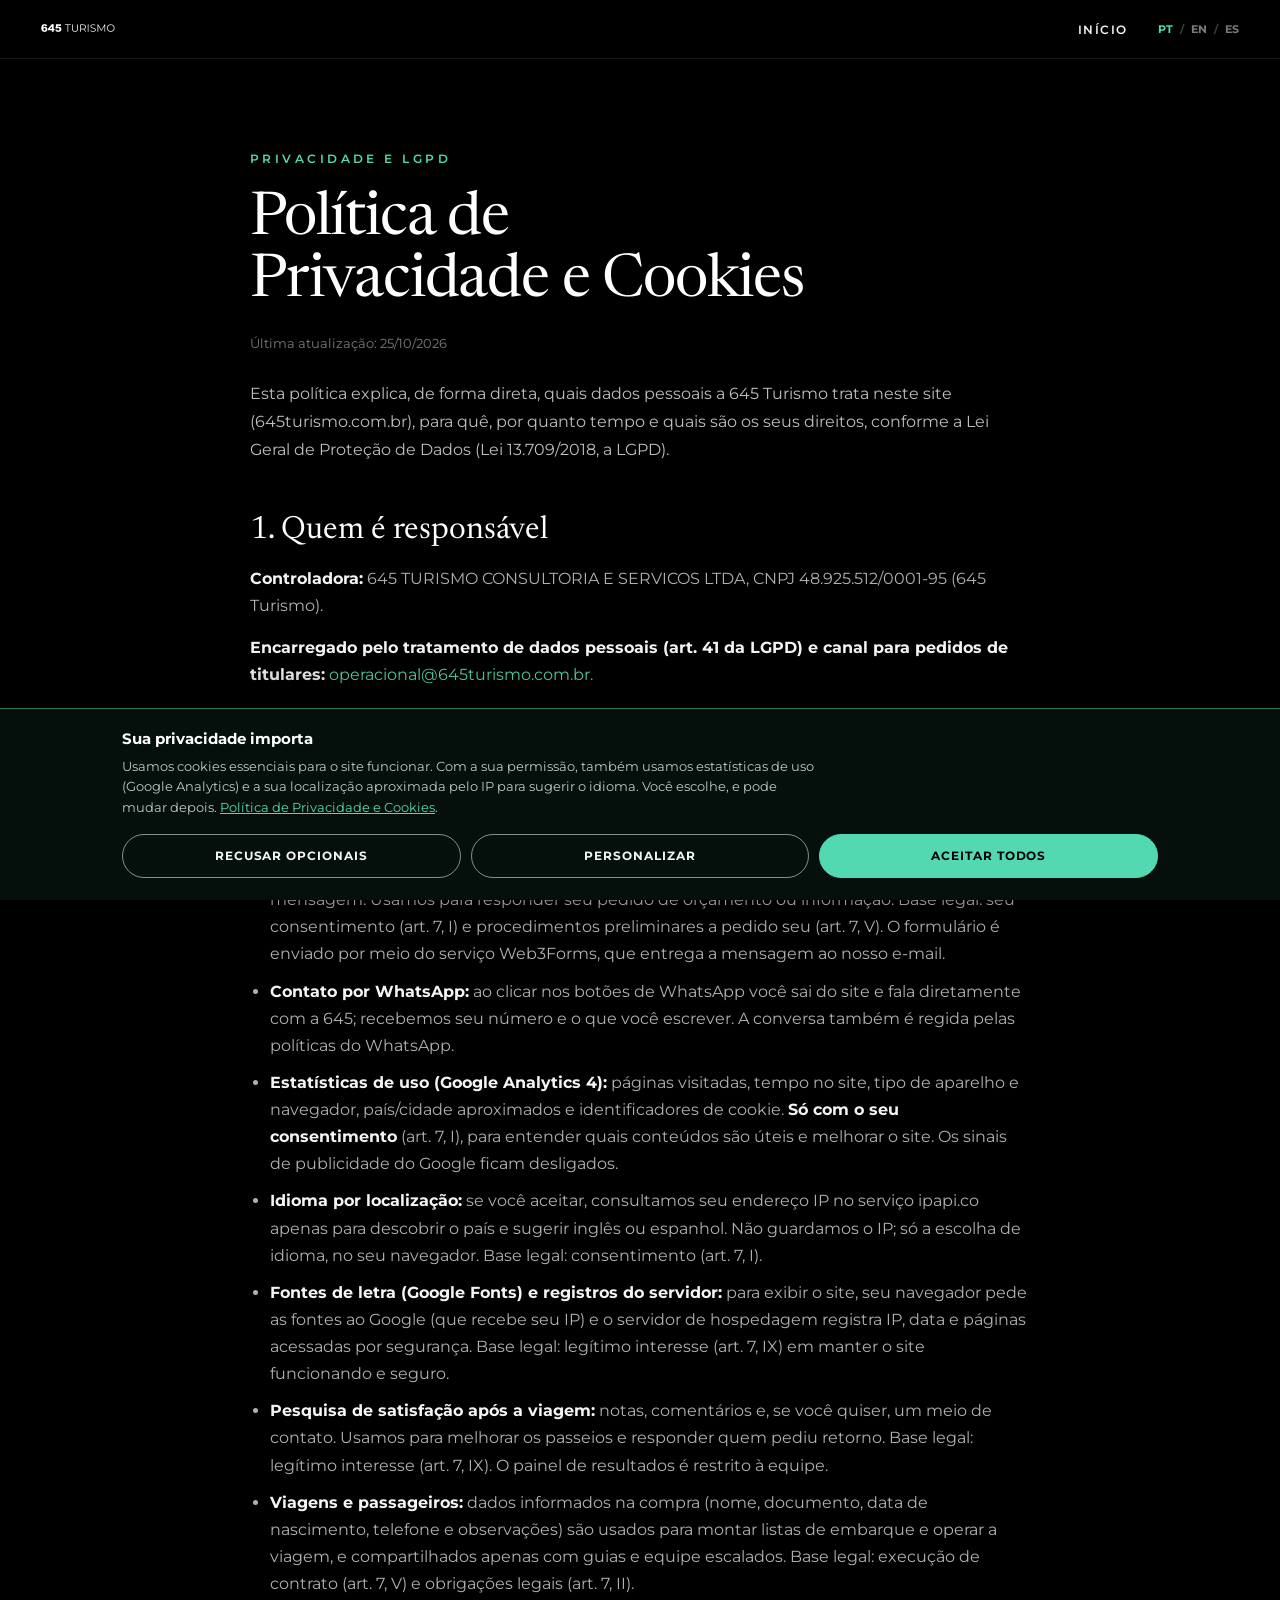
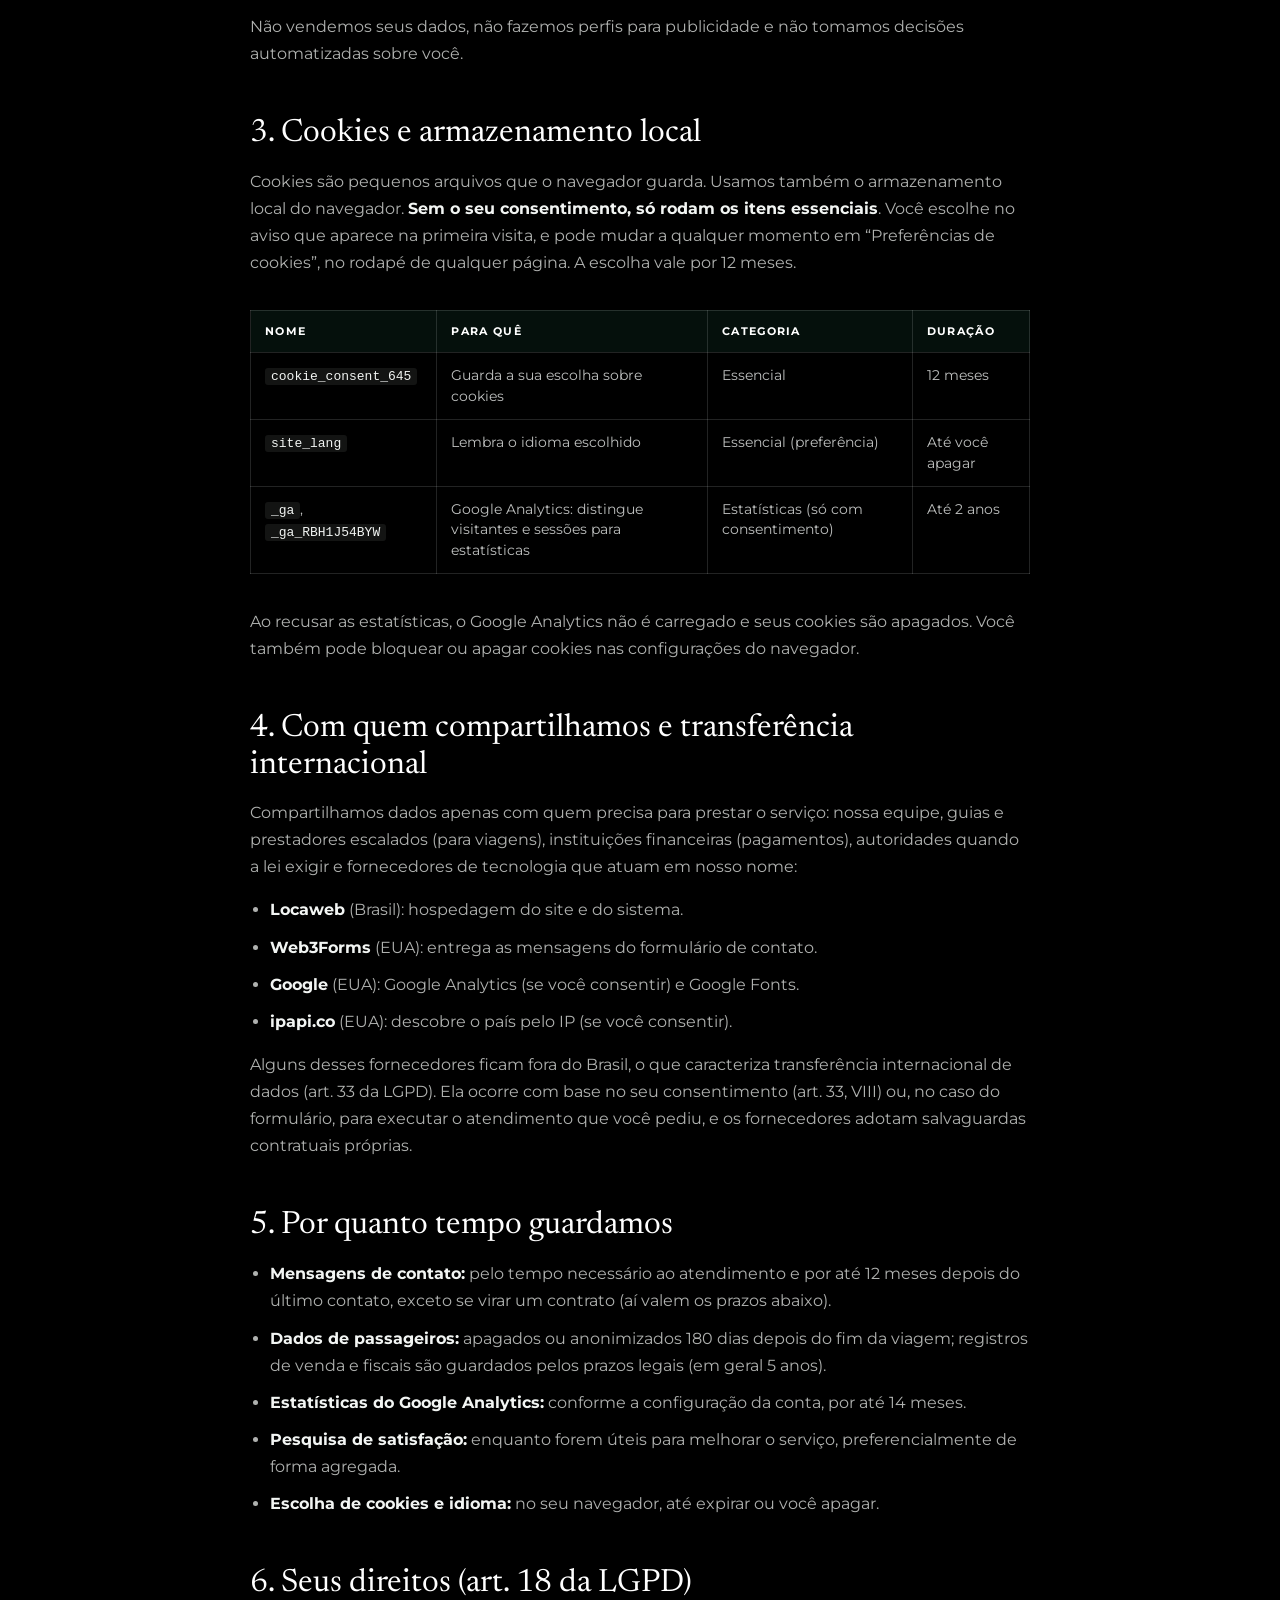
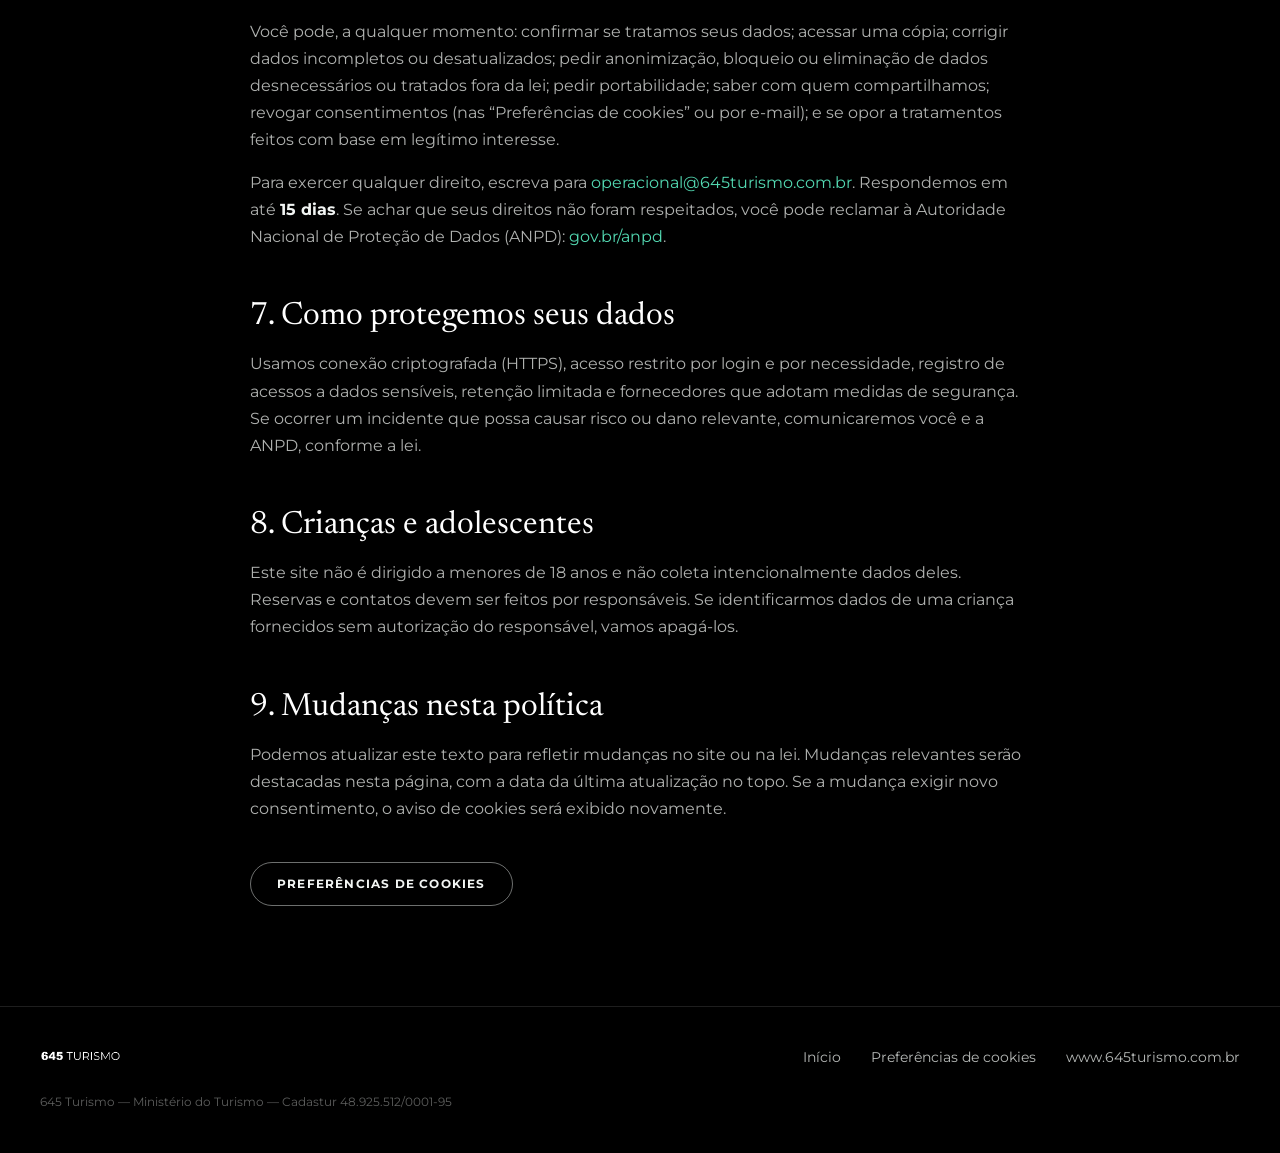
<file: privacidade.html>
<!DOCTYPE html>
<html lang="pt-BR">
<head>
<meta charset="utf-8">
<meta name="viewport" content="width=device-width, initial-scale=1">
<script>
(function () {
  function currentLang() {
    var p = location.pathname;
    if (p === '/en' || p.indexOf('/en/') === 0) return 'en';
    if (p === '/es' || p.indexOf('/es/') === 0) return 'es';
    return 'pt';
  }
  function pathWithLang(lang) {
    var p = location.pathname.replace(/^\/(en|es)(\/|$)/, '/');
    if (lang === 'pt') return p || '/';
    return '/' + lang + p;
  }
  var here = currentLang();
  var saved = null;
  try { saved = localStorage.getItem('site_lang'); } catch (e) {}

  function attachClickTracking() {
    document.addEventListener('click', function (e) {
      var a = e.target.closest && e.target.closest('[data-lang-link]');
      if (a) { try { localStorage.setItem('site_lang', a.getAttribute('data-lang-link')); } catch (err) {} }
    });
  }

  if (saved) { attachClickTracking(); return; }

  function finish(wanted, restore) {
    var finalLang = (here === 'pt') ? (wanted || 'pt') : here;
    try { localStorage.setItem('site_lang', finalLang); } catch (e) {}
    if (here === 'pt' && finalLang !== 'pt') {
      location.replace(pathWithLang(finalLang));
      return;
    }
    if (restore) document.documentElement.style.visibility = '';
    attachClickTracking();
  }

  var navLang = ((navigator.language || navigator.userLanguage || '') + '').toLowerCase();
  var browserWanted = navLang.indexOf('en') === 0 ? 'en' : (navLang.indexOf('es') === 0 ? 'es' : null);

  if (here !== 'pt' || browserWanted || typeof fetch !== 'function') {
    finish(browserWanted, false);
    return;
  }

  var consent = null;
  try { consent = JSON.parse(localStorage.getItem('cookie_consent_645') || 'null'); } catch (e) {}
  if (!consent || !consent.geo) { attachClickTracking(); return; }

  document.documentElement.style.visibility = 'hidden';
  var settled = false;
  var timer = setTimeout(function () { if (!settled) { settled = true; finish(null, true); } }, 1200);
  fetch('https://ipapi.co/json/').then(function (r) { return r.json(); }).then(function (data) {
    if (settled) return;
    settled = true;
    clearTimeout(timer);
    var cc = ((data && data.country_code) || '').toUpperCase();
    var ES_COUNTRIES = ['AR','MX','CO','CL','PE','VE','EC','GT','CU','BO','DO','HN','PY','SV','NI','CR','PA','UY','ES','GQ'];
    var EN_COUNTRIES = ['US','GB','CA','AU','NZ','IE'];
    var geoWanted = ES_COUNTRIES.indexOf(cc) >= 0 ? 'es' : (EN_COUNTRIES.indexOf(cc) >= 0 ? 'en' : null);
    finish(geoWanted, true);
  }).catch(function () {
    if (settled) return;
    settled = true;
    clearTimeout(timer);
    finish(null, true);
  });
})();
</script>
<script src="/consent.js" defer></script>
<title>Política de Privacidade e Cookies — 645 Turismo</title>
<meta name="description" content="Como a 645 Turismo trata dados pessoais e usa cookies neste site, conforme a LGPD (Lei 13.709/2018), e como exercer seus direitos." />
<link rel="canonical" href="https://645turismo.com.br/privacidade" />
<link rel="alternate" hreflang="pt-BR" href="https://645turismo.com.br/privacidade" />
<link rel="alternate" hreflang="en" href="https://645turismo.com.br/en/privacidade" />
<link rel="alternate" hreflang="es" href="https://645turismo.com.br/es/privacidade" />
<link rel="alternate" hreflang="x-default" href="https://645turismo.com.br/privacidade" />
<meta property="og:type" content="website" />
<meta property="og:site_name" content="645 Turismo" />
<meta property="og:title" content="Política de Privacidade e Cookies — 645 Turismo" />
<meta property="og:description" content="Como a 645 Turismo trata dados pessoais e usa cookies neste site, conforme a LGPD (Lei 13.709/2018), e como exercer seus direitos." />
<meta property="og:url" content="https://645turismo.com.br/privacidade" />
<meta property="og:locale" content="pt_BR" />
<link rel="preconnect" href="https://fonts.googleapis.com">
<link rel="preconnect" href="https://fonts.gstatic.com" crossorigin>
<link href="https://fonts.googleapis.com/css2?family=Newsreader:opsz,wght@6..72,300;6..72,400&family=Montserrat:wght@400;500;600;700&display=swap" rel="stylesheet">
<style>
  html { scroll-behavior: smooth; }
  body { margin: 0; background: #000; color: #F2F5F3; font-family: Montserrat, system-ui, sans-serif; -webkit-font-smoothing: antialiased; overflow-x: hidden; }
  * { box-sizing: border-box; }
  a { color: #53D9B2; text-decoration: none; } a:hover { color: #FADA28; }
  img { display: block; max-width: 100%; }
  header { position: sticky; top: 0; z-index: 50; display: flex; flex-wrap: wrap; align-items: center; justify-content: space-between; gap: 14px 24px; padding: 14px clamp(18px,4vw,40px); background: rgba(0,0,0,0.72); backdrop-filter: blur(16px); border-bottom: 1px solid rgba(242,245,243,0.1); }
  nav { display: flex; flex-wrap: wrap; align-items: center; gap: 10px clamp(16px,2.4vw,30px); }
  nav a.nl { font-size: 12px; font-weight: 600; letter-spacing: 0.12em; text-transform: uppercase; color: #F2F5F3; }
  nav a.nl:hover { color: #53D9B2; }
  .lang { display: flex; align-items: center; gap: 6px; font-size: 11px; font-weight: 700; letter-spacing: 0.06em; }
  .lang a { color: rgba(242,245,243,0.5); } .lang a:hover, .lang a.on { color: #53D9B2; } .lang span { color: rgba(242,245,243,0.25); }
  main { max-width: 860px; margin: 0 auto; padding: clamp(48px,7vw,90px) clamp(18px,4vw,40px) 0; }
  .eyebrow { margin: 0 0 20px; font-size: 11.5px; font-weight: 600; letter-spacing: 0.3em; text-transform: uppercase; color: #53D9B2; }
  h1 { margin: 0; font-family: Newsreader, Georgia, serif; font-weight: 400; font-size: clamp(34px,5.6vw,60px); line-height: 1.04; letter-spacing: -0.02em; color: #fff; text-wrap: balance; }
  .upd { margin: 18px 0 0; font-size: 13px; color: rgba(242,245,243,0.5); }
  .intro { margin: 26px 0 0; font-size: 16px; line-height: 1.75; color: rgba(242,245,243,0.78); }
  h2 { margin: 48px 0 14px; font-family: Newsreader, Georgia, serif; font-weight: 400; font-size: clamp(24px,3vw,32px); line-height: 1.15; color: #fff; }
  main p, main li { font-size: 15.5px; line-height: 1.75; color: rgba(242,245,243,0.72); }
  main ul { padding-left: 20px; } main li { margin: 0 0 10px; }
  main strong { color: #F2F5F3; }
  code { font-family: ui-monospace, Menlo, monospace; font-size: 13px; background: rgba(242,245,243,0.08); padding: 1px 6px; border-radius: 3px; color: #F2F5F3; }
  .tw { overflow-x: auto; }
  table.tab { width: 100%; border-collapse: collapse; margin: 18px 0; font-size: 13.5px; }
  .tab th, .tab td { text-align: left; vertical-align: top; padding: 12px 14px; border: 1px solid rgba(242,245,243,0.14); line-height: 1.55; color: rgba(242,245,243,0.78); }
  .tab th { background: #05100C; color: #fff; font-size: 11px; letter-spacing: 0.12em; text-transform: uppercase; }
  .btn { display: inline-flex; align-items: center; margin-top: 8px; padding: 14px 26px; border-radius: 999px; border: 1px solid rgba(242,245,243,0.45); background: transparent; color: #F2F5F3; font: 700 12px/1 Montserrat, system-ui, sans-serif; letter-spacing: 0.1em; text-transform: uppercase; min-height: 44px; cursor: pointer; }
  .btn:hover { border-color: #53D9B2; color: #53D9B2; }
  footer { margin-top: clamp(64px,8vw,100px); border-top: 1px solid rgba(242,245,243,0.12); padding: 34px clamp(18px,4vw,40px) 44px; }
  footer .fl { max-width: 1320px; margin: 0 auto; display: flex; flex-wrap: wrap; gap: 14px 30px; align-items: center; justify-content: space-between; }
  footer .links { display: flex; flex-wrap: wrap; gap: 14px 30px; }
  footer a { font-size: 14px; color: rgba(242,245,243,0.75); } footer a:hover { color: #53D9B2; }
  footer .small { max-width: 1320px; margin: 22px auto 0; font-size: 11.5px; color: rgba(242,245,243,0.38); }
</style>
</head>
<body>
<header>
  <a href="/" style="display:block"><img src="assets/logo-branco.png" alt="645 Turismo" style="height:30px;width:auto" /></a>
  <nav>
    <a class="nl" href="/">Início</a>
    <div class="lang">
      <a href="/privacidade" data-lang-link="pt" class="on">PT</a><span>/</span>
      <a href="/en/privacidade" data-lang-link="en">EN</a><span>/</span>
      <a href="/es/privacidade" data-lang-link="es">ES</a>
    </div>
  </nav>
</header>
<main>
  <p class="eyebrow">Privacidade e LGPD</p>
  <h1>Política de Privacidade e Cookies</h1>
  <p class="upd">Última atualização: 25/10/2026</p>
  <p class="intro">Esta política explica, de forma direta, quais dados pessoais a 645 Turismo trata neste site (645turismo.com.br), para quê, por quanto tempo e quais são os seus direitos, conforme a Lei Geral de Proteção de Dados (Lei 13.709/2018, a LGPD).</p>
<h2 id="s1">1. Quem é responsável</h2>
<p><strong>Controladora:</strong> 645 TURISMO CONSULTORIA E SERVICOS LTDA, CNPJ 48.925.512/0001-95 (645 Turismo).</p>
<p><strong>Encarregado pelo tratamento de dados pessoais (art. 41 da LGPD) e canal para pedidos de titulares:</strong> <a href="mailto:operacional@645turismo.com.br">operacional@645turismo.com.br</a>.</p>
<p>A Área do Prestador (sistema.645turismo.com.br), onde guias e prestadores se cadastram, tem política própria: <a href="https://sistema.645turismo.com.br/privacidade" target="_blank" rel="noopener">sistema.645turismo.com.br/privacidade</a>.</p>
<h2 id="s2">2. Quais dados tratamos, para quê e em que base legal</h2>
<ul>
<li><strong>Contato pelo formulário do site:</strong> nome, WhatsApp/telefone, e-mail, tipo de atendimento e mensagem. Usamos para responder seu pedido de orçamento ou informação. Base legal: seu consentimento (art. 7, I) e procedimentos preliminares a pedido seu (art. 7, V). O formulário é enviado por meio do serviço Web3Forms, que entrega a mensagem ao nosso e-mail.</li>
<li><strong>Contato por WhatsApp:</strong> ao clicar nos botões de WhatsApp você sai do site e fala diretamente com a 645; recebemos seu número e o que você escrever. A conversa também é regida pelas políticas do WhatsApp.</li>
<li><strong>Estatísticas de uso (Google Analytics 4):</strong> páginas visitadas, tempo no site, tipo de aparelho e navegador, país/cidade aproximados e identificadores de cookie. <strong>Só com o seu consentimento</strong> (art. 7, I), para entender quais conteúdos são úteis e melhorar o site. Os sinais de publicidade do Google ficam desligados.</li>
<li><strong>Idioma por localização:</strong> se você aceitar, consultamos seu endereço IP no serviço ipapi.co apenas para descobrir o país e sugerir inglês ou espanhol. Não guardamos o IP; só a escolha de idioma, no seu navegador. Base legal: consentimento (art. 7, I).</li>
<li><strong>Fontes de letra (Google Fonts) e registros do servidor:</strong> para exibir o site, seu navegador pede as fontes ao Google (que recebe seu IP) e o servidor de hospedagem registra IP, data e páginas acessadas por segurança. Base legal: legítimo interesse (art. 7, IX) em manter o site funcionando e seguro.</li>
<li><strong>Pesquisa de satisfação após a viagem:</strong> notas, comentários e, se você quiser, um meio de contato. Usamos para melhorar os passeios e responder quem pediu retorno. Base legal: legítimo interesse (art. 7, IX). O painel de resultados é restrito à equipe.</li>
<li><strong>Viagens e passageiros:</strong> dados informados na compra (nome, documento, data de nascimento, telefone e observações) são usados para montar listas de embarque e operar a viagem, e compartilhados apenas com guias e equipe escalados. Base legal: execução de contrato (art. 7, V) e obrigações legais (art. 7, II).</li>
</ul>
<p>Não vendemos seus dados, não fazemos perfis para publicidade e não tomamos decisões automatizadas sobre você.</p>
<h2 id="cookies">3. Cookies e armazenamento local</h2>
<p>Cookies são pequenos arquivos que o navegador guarda. Usamos também o armazenamento local do navegador. <strong>Sem o seu consentimento, só rodam os itens essenciais</strong>. Você escolhe no aviso que aparece na primeira visita, e pode mudar a qualquer momento em “Preferências de cookies”, no rodapé de qualquer página. A escolha vale por 12 meses.</p>
<div class="tw"><table class="tab"><thead><tr><th>Nome</th><th>Para quê</th><th>Categoria</th><th>Duração</th></tr></thead><tbody>
<tr><td><code>cookie_consent_645</code></td><td>Guarda a sua escolha sobre cookies</td><td>Essencial</td><td>12 meses</td></tr>
<tr><td><code>site_lang</code></td><td>Lembra o idioma escolhido</td><td>Essencial (preferência)</td><td>Até você apagar</td></tr>
<tr><td><code>_ga</code>, <code>_ga_RBH1J54BYW</code></td><td>Google Analytics: distingue visitantes e sessões para estatísticas</td><td>Estatísticas (só com consentimento)</td><td>Até 2 anos</td></tr>
</tbody></table></div>
<p>Ao recusar as estatísticas, o Google Analytics não é carregado e seus cookies são apagados. Você também pode bloquear ou apagar cookies nas configurações do navegador.</p>
<h2 id="s4">4. Com quem compartilhamos e transferência internacional</h2>
<p>Compartilhamos dados apenas com quem precisa para prestar o serviço: nossa equipe, guias e prestadores escalados (para viagens), instituições financeiras (pagamentos), autoridades quando a lei exigir e fornecedores de tecnologia que atuam em nosso nome:</p>
<ul>
<li><strong>Locaweb</strong> (Brasil): hospedagem do site e do sistema.</li>
<li><strong>Web3Forms</strong> (EUA): entrega as mensagens do formulário de contato.</li>
<li><strong>Google</strong> (EUA): Google Analytics (se você consentir) e Google Fonts.</li>
<li><strong>ipapi.co</strong> (EUA): descobre o país pelo IP (se você consentir).</li>
</ul>
<p>Alguns desses fornecedores ficam fora do Brasil, o que caracteriza transferência internacional de dados (art. 33 da LGPD). Ela ocorre com base no seu consentimento (art. 33, VIII) ou, no caso do formulário, para executar o atendimento que você pediu, e os fornecedores adotam salvaguardas contratuais próprias.</p>
<h2 id="s5">5. Por quanto tempo guardamos</h2>
<ul>
<li><strong>Mensagens de contato:</strong> pelo tempo necessário ao atendimento e por até 12 meses depois do último contato, exceto se virar um contrato (aí valem os prazos abaixo).</li>
<li><strong>Dados de passageiros:</strong> apagados ou anonimizados 180 dias depois do fim da viagem; registros de venda e fiscais são guardados pelos prazos legais (em geral 5 anos).</li>
<li><strong>Estatísticas do Google Analytics:</strong> conforme a configuração da conta, por até 14 meses.</li>
<li><strong>Pesquisa de satisfação:</strong> enquanto forem úteis para melhorar o serviço, preferencialmente de forma agregada.</li>
<li><strong>Escolha de cookies e idioma:</strong> no seu navegador, até expirar ou você apagar.</li>
</ul>
<h2 id="s6">6. Seus direitos (art. 18 da LGPD)</h2>
<p>Você pode, a qualquer momento: confirmar se tratamos seus dados; acessar uma cópia; corrigir dados incompletos ou desatualizados; pedir anonimização, bloqueio ou eliminação de dados desnecessários ou tratados fora da lei; pedir portabilidade; saber com quem compartilhamos; revogar consentimentos (nas “Preferências de cookies” ou por e-mail); e se opor a tratamentos feitos com base em legítimo interesse.</p>
<p>Para exercer qualquer direito, escreva para <a href="mailto:operacional@645turismo.com.br">operacional@645turismo.com.br</a>. Respondemos em até <strong>15 dias</strong>. Se achar que seus direitos não foram respeitados, você pode reclamar à Autoridade Nacional de Proteção de Dados (ANPD): <a href="https://www.gov.br/anpd" target="_blank" rel="noopener">gov.br/anpd</a>.</p>
<h2 id="s7">7. Como protegemos seus dados</h2>
<p>Usamos conexão criptografada (HTTPS), acesso restrito por login e por necessidade, registro de acessos a dados sensíveis, retenção limitada e fornecedores que adotam medidas de segurança. Se ocorrer um incidente que possa causar risco ou dano relevante, comunicaremos você e a ANPD, conforme a lei.</p>
<h2 id="s8">8. Crianças e adolescentes</h2>
<p>Este site não é dirigido a menores de 18 anos e não coleta intencionalmente dados deles. Reservas e contatos devem ser feitos por responsáveis. Se identificarmos dados de uma criança fornecidos sem autorização do responsável, vamos apagá-los.</p>
<h2 id="s9">9. Mudanças nesta política</h2>
<p>Podemos atualizar este texto para refletir mudanças no site ou na lei. Mudanças relevantes serão destacadas nesta página, com a data da última atualização no topo. Se a mudança exigir novo consentimento, o aviso de cookies será exibido novamente.</p>
  <p style="margin-top:32px"><button type="button" class="btn" data-cookie-prefs>Preferências de cookies</button></p>
</main>
<footer>
  <div class="fl">
    <a href="/" style="display:block"><img src="assets/logo-branco.png" alt="645 Turismo" style="height:32px;width:auto" /></a>
    <div class="links">
      <a href="/">Início</a>
      <a href="#" data-cookie-prefs>Preferências de cookies</a>
      <span style="font-size:14px;color:rgba(242,245,243,0.75)">www.645turismo.com.br</span>
    </div>
  </div>
  <p class="small">645 Turismo — Ministério do Turismo — Cadastur 48.925.512/0001-95</p>
</footer>
</body>
</html>
</file>
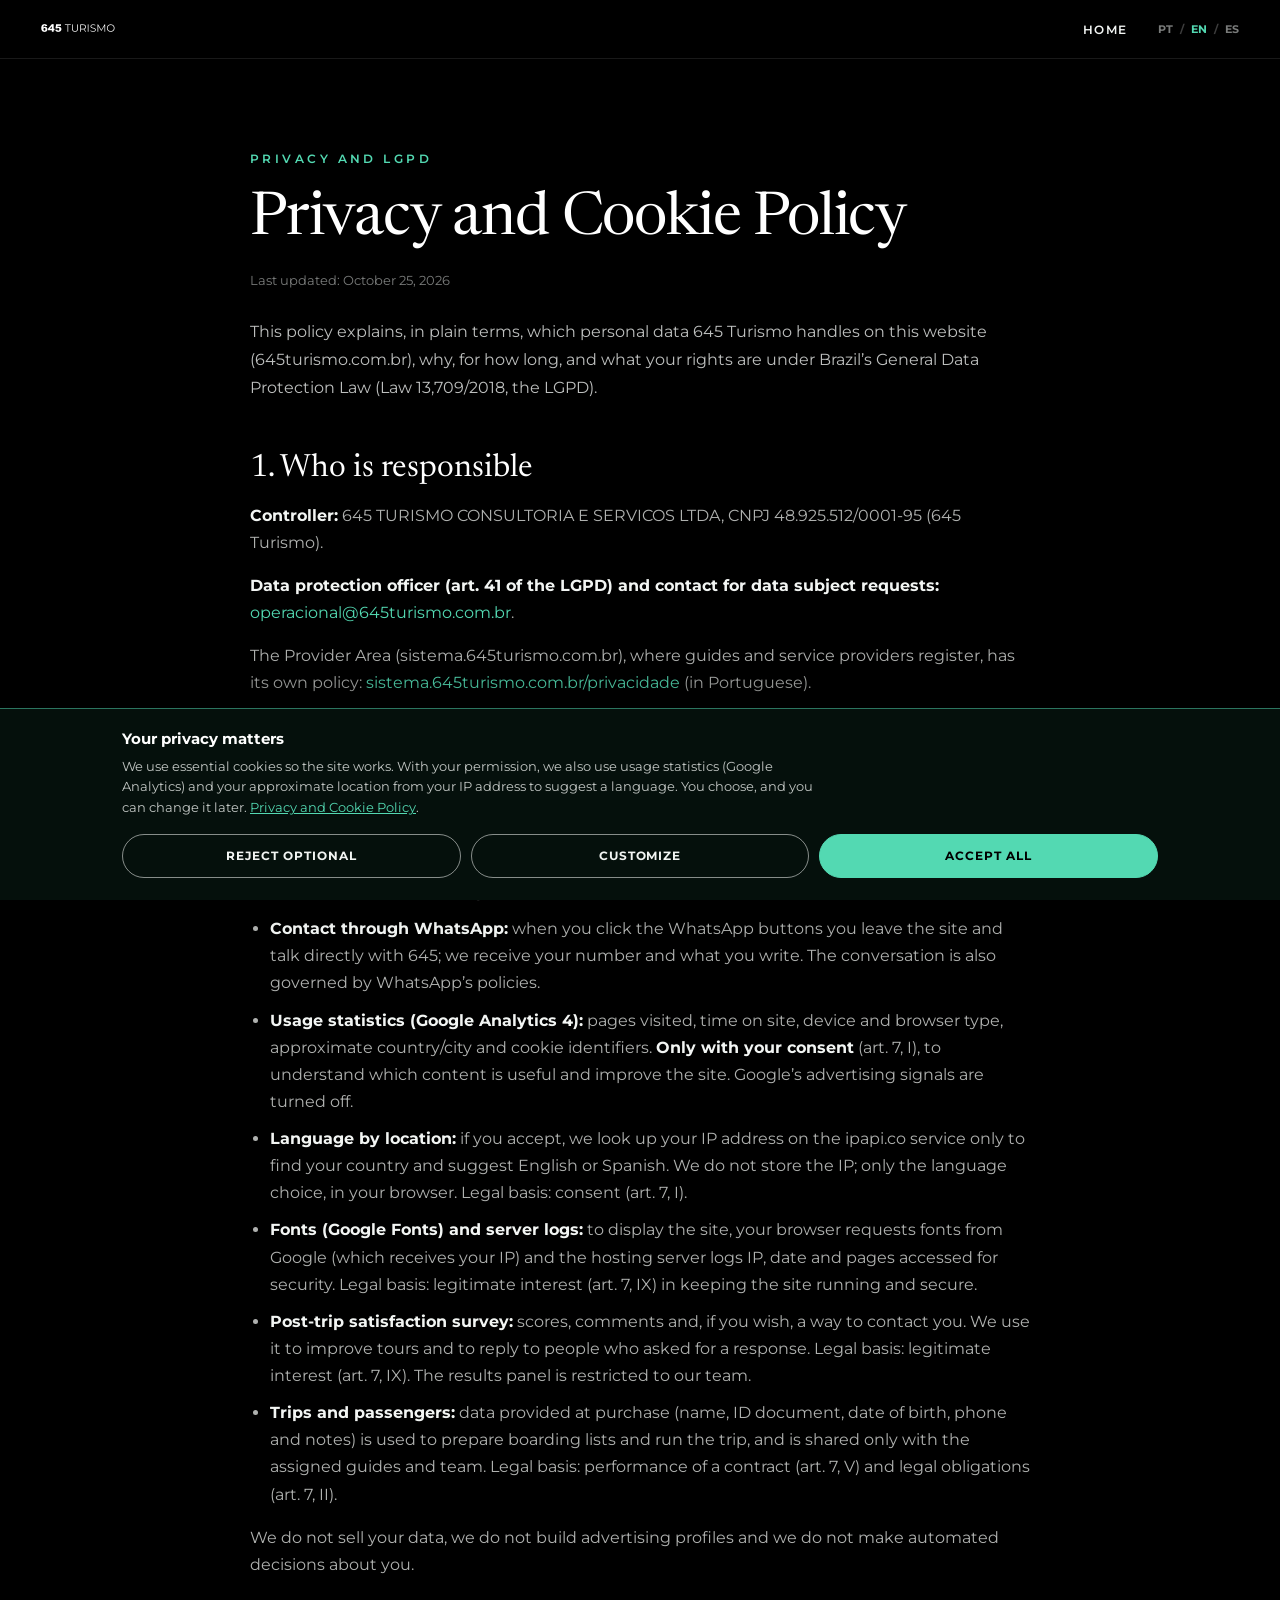
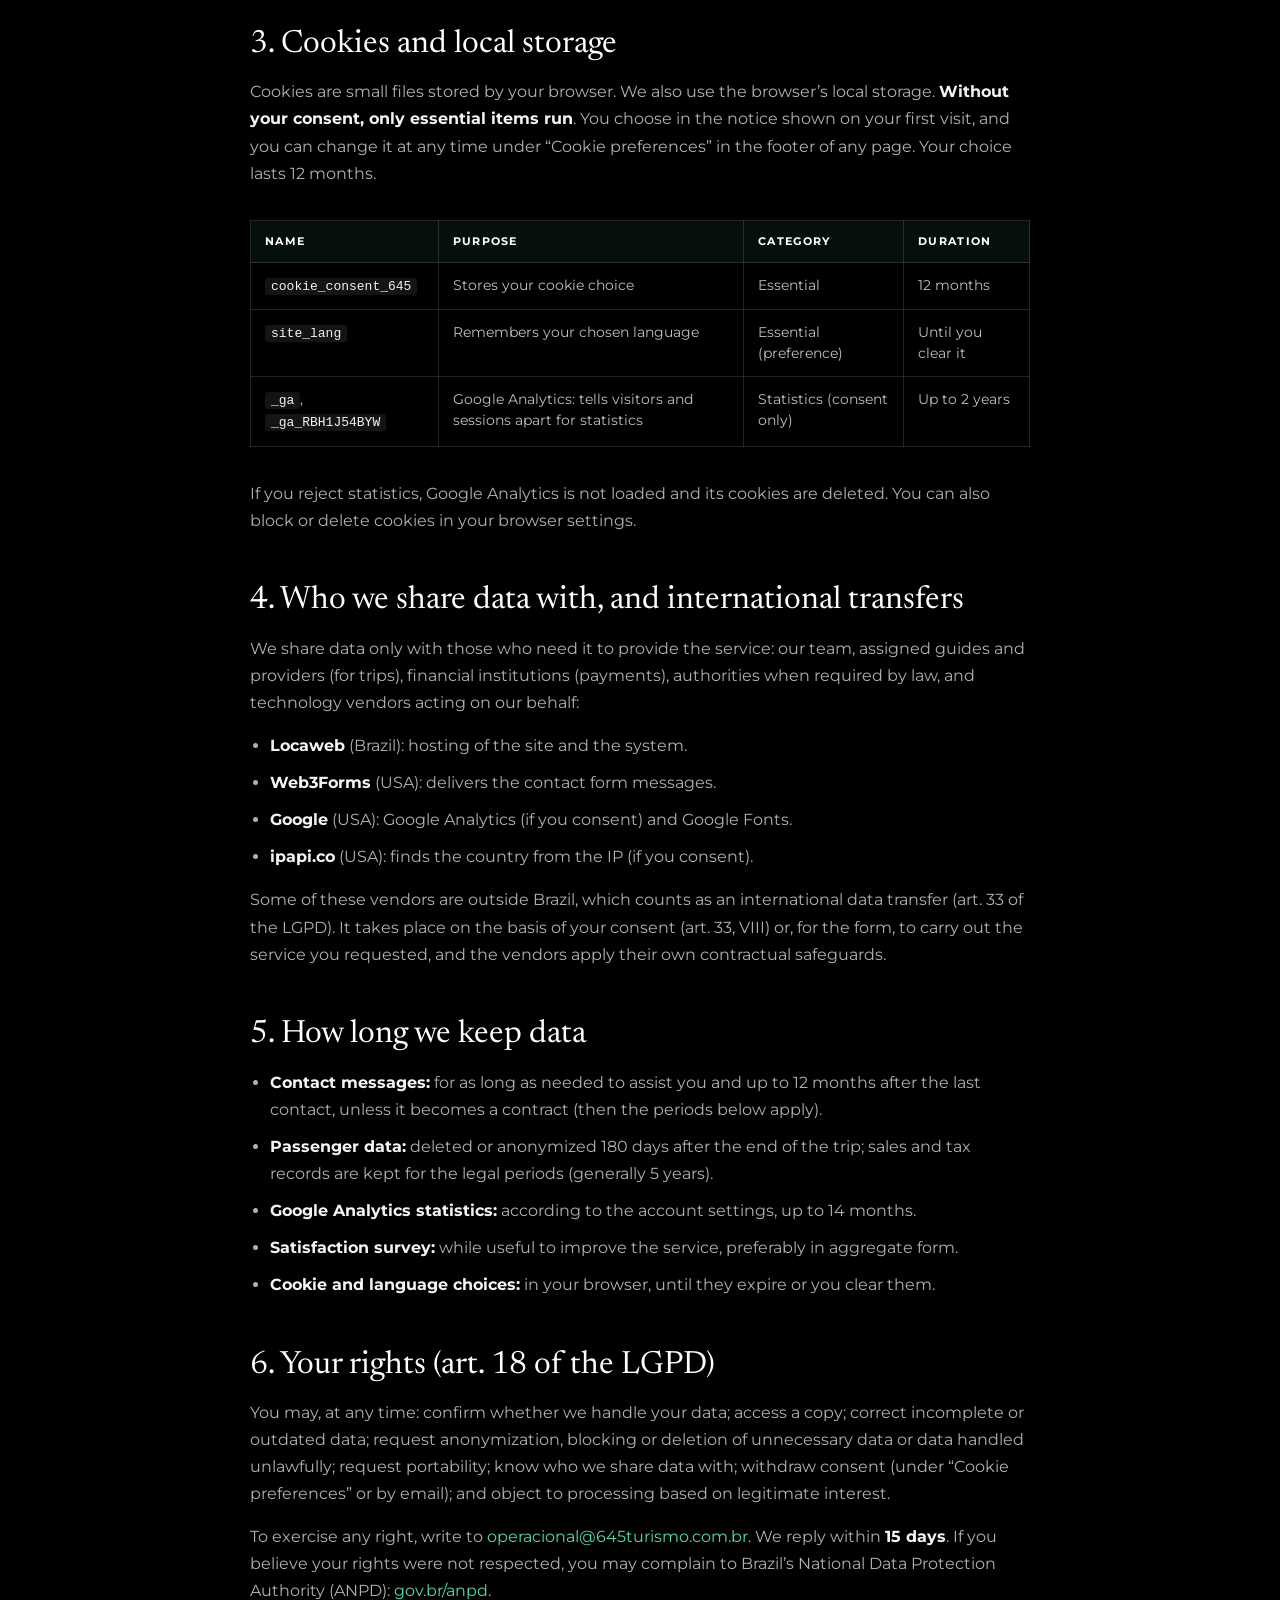
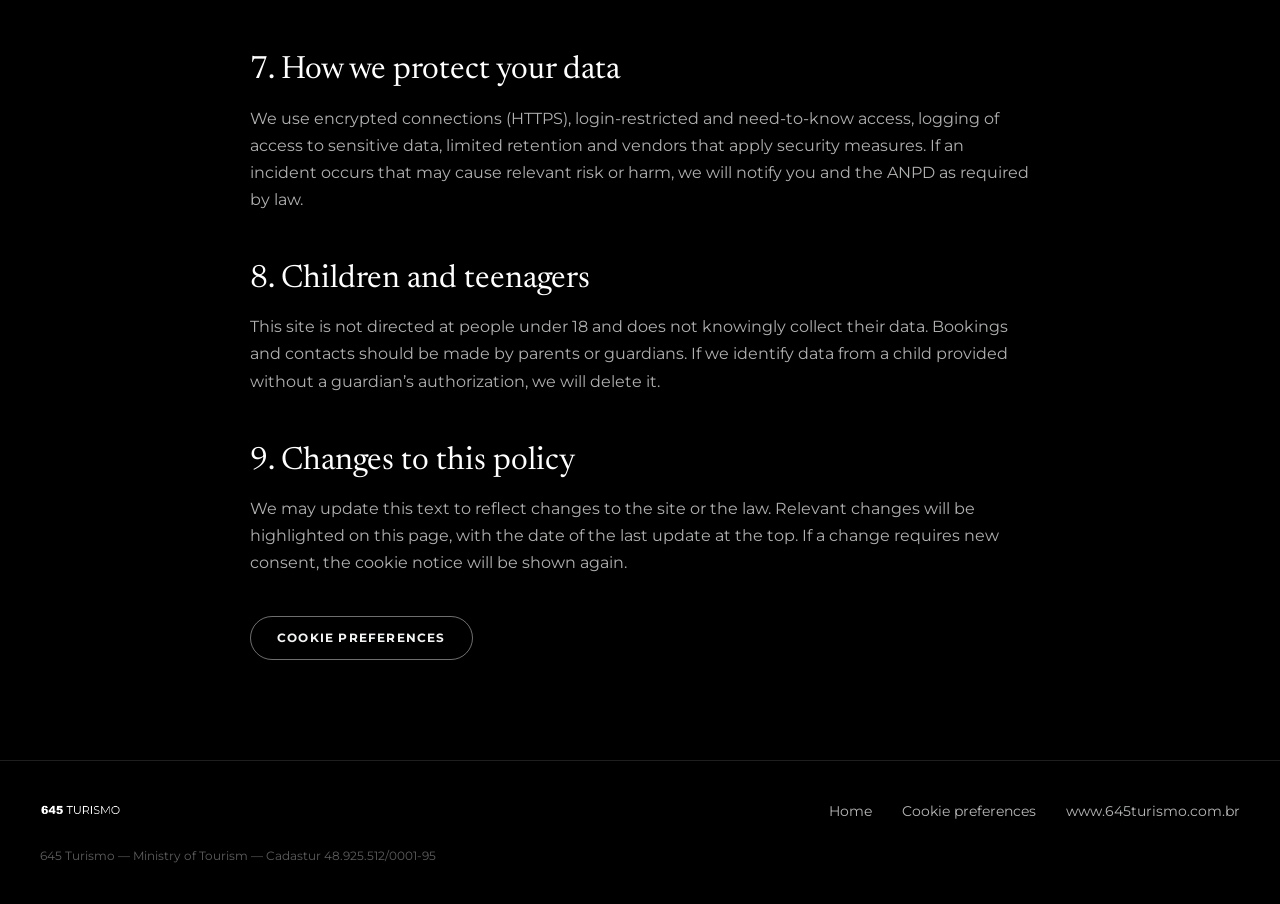
<file: en/privacidade.html>
<!DOCTYPE html>
<html lang="en">
<head>
<meta charset="utf-8">
<meta name="viewport" content="width=device-width, initial-scale=1">
<script>
(function () {
  function currentLang() {
    var p = location.pathname;
    if (p === '/en' || p.indexOf('/en/') === 0) return 'en';
    if (p === '/es' || p.indexOf('/es/') === 0) return 'es';
    return 'pt';
  }
  function pathWithLang(lang) {
    var p = location.pathname.replace(/^\/(en|es)(\/|$)/, '/');
    if (lang === 'pt') return p || '/';
    return '/' + lang + p;
  }
  var here = currentLang();
  var saved = null;
  try { saved = localStorage.getItem('site_lang'); } catch (e) {}

  function attachClickTracking() {
    document.addEventListener('click', function (e) {
      var a = e.target.closest && e.target.closest('[data-lang-link]');
      if (a) { try { localStorage.setItem('site_lang', a.getAttribute('data-lang-link')); } catch (err) {} }
    });
  }

  if (saved) { attachClickTracking(); return; }

  function finish(wanted, restore) {
    var finalLang = (here === 'pt') ? (wanted || 'pt') : here;
    try { localStorage.setItem('site_lang', finalLang); } catch (e) {}
    if (here === 'pt' && finalLang !== 'pt') {
      location.replace(pathWithLang(finalLang));
      return;
    }
    if (restore) document.documentElement.style.visibility = '';
    attachClickTracking();
  }

  var navLang = ((navigator.language || navigator.userLanguage || '') + '').toLowerCase();
  var browserWanted = navLang.indexOf('en') === 0 ? 'en' : (navLang.indexOf('es') === 0 ? 'es' : null);

  if (here !== 'pt' || browserWanted || typeof fetch !== 'function') {
    finish(browserWanted, false);
    return;
  }

  var consent = null;
  try { consent = JSON.parse(localStorage.getItem('cookie_consent_645') || 'null'); } catch (e) {}
  if (!consent || !consent.geo) { attachClickTracking(); return; }

  document.documentElement.style.visibility = 'hidden';
  var settled = false;
  var timer = setTimeout(function () { if (!settled) { settled = true; finish(null, true); } }, 1200);
  fetch('https://ipapi.co/json/').then(function (r) { return r.json(); }).then(function (data) {
    if (settled) return;
    settled = true;
    clearTimeout(timer);
    var cc = ((data && data.country_code) || '').toUpperCase();
    var ES_COUNTRIES = ['AR','MX','CO','CL','PE','VE','EC','GT','CU','BO','DO','HN','PY','SV','NI','CR','PA','UY','ES','GQ'];
    var EN_COUNTRIES = ['US','GB','CA','AU','NZ','IE'];
    var geoWanted = ES_COUNTRIES.indexOf(cc) >= 0 ? 'es' : (EN_COUNTRIES.indexOf(cc) >= 0 ? 'en' : null);
    finish(geoWanted, true);
  }).catch(function () {
    if (settled) return;
    settled = true;
    clearTimeout(timer);
    finish(null, true);
  });
})();
</script>
<script src="/consent.js" defer></script>
<title>Privacy and Cookie Policy — 645 Turismo</title>
<meta name="description" content="How 645 Turismo handles personal data and uses cookies on this website, in line with Brazil’s LGPD (Law 13,709/2018), and how to exercise your rights." />
<link rel="canonical" href="https://645turismo.com.br/en/privacidade" />
<link rel="alternate" hreflang="pt-BR" href="https://645turismo.com.br/privacidade" />
<link rel="alternate" hreflang="en" href="https://645turismo.com.br/en/privacidade" />
<link rel="alternate" hreflang="es" href="https://645turismo.com.br/es/privacidade" />
<link rel="alternate" hreflang="x-default" href="https://645turismo.com.br/privacidade" />
<meta property="og:type" content="website" />
<meta property="og:site_name" content="645 Turismo" />
<meta property="og:title" content="Privacy and Cookie Policy — 645 Turismo" />
<meta property="og:description" content="How 645 Turismo handles personal data and uses cookies on this website, in line with Brazil’s LGPD (Law 13,709/2018), and how to exercise your rights." />
<meta property="og:url" content="https://645turismo.com.br/en/privacidade" />
<meta property="og:locale" content="en_US" />
<link rel="preconnect" href="https://fonts.googleapis.com">
<link rel="preconnect" href="https://fonts.gstatic.com" crossorigin>
<link href="https://fonts.googleapis.com/css2?family=Newsreader:opsz,wght@6..72,300;6..72,400&family=Montserrat:wght@400;500;600;700&display=swap" rel="stylesheet">
<style>
  html { scroll-behavior: smooth; }
  body { margin: 0; background: #000; color: #F2F5F3; font-family: Montserrat, system-ui, sans-serif; -webkit-font-smoothing: antialiased; overflow-x: hidden; }
  * { box-sizing: border-box; }
  a { color: #53D9B2; text-decoration: none; } a:hover { color: #FADA28; }
  img { display: block; max-width: 100%; }
  header { position: sticky; top: 0; z-index: 50; display: flex; flex-wrap: wrap; align-items: center; justify-content: space-between; gap: 14px 24px; padding: 14px clamp(18px,4vw,40px); background: rgba(0,0,0,0.72); backdrop-filter: blur(16px); border-bottom: 1px solid rgba(242,245,243,0.1); }
  nav { display: flex; flex-wrap: wrap; align-items: center; gap: 10px clamp(16px,2.4vw,30px); }
  nav a.nl { font-size: 12px; font-weight: 600; letter-spacing: 0.12em; text-transform: uppercase; color: #F2F5F3; }
  nav a.nl:hover { color: #53D9B2; }
  .lang { display: flex; align-items: center; gap: 6px; font-size: 11px; font-weight: 700; letter-spacing: 0.06em; }
  .lang a { color: rgba(242,245,243,0.5); } .lang a:hover, .lang a.on { color: #53D9B2; } .lang span { color: rgba(242,245,243,0.25); }
  main { max-width: 860px; margin: 0 auto; padding: clamp(48px,7vw,90px) clamp(18px,4vw,40px) 0; }
  .eyebrow { margin: 0 0 20px; font-size: 11.5px; font-weight: 600; letter-spacing: 0.3em; text-transform: uppercase; color: #53D9B2; }
  h1 { margin: 0; font-family: Newsreader, Georgia, serif; font-weight: 400; font-size: clamp(34px,5.6vw,60px); line-height: 1.04; letter-spacing: -0.02em; color: #fff; text-wrap: balance; }
  .upd { margin: 18px 0 0; font-size: 13px; color: rgba(242,245,243,0.5); }
  .intro { margin: 26px 0 0; font-size: 16px; line-height: 1.75; color: rgba(242,245,243,0.78); }
  h2 { margin: 48px 0 14px; font-family: Newsreader, Georgia, serif; font-weight: 400; font-size: clamp(24px,3vw,32px); line-height: 1.15; color: #fff; }
  main p, main li { font-size: 15.5px; line-height: 1.75; color: rgba(242,245,243,0.72); }
  main ul { padding-left: 20px; } main li { margin: 0 0 10px; }
  main strong { color: #F2F5F3; }
  code { font-family: ui-monospace, Menlo, monospace; font-size: 13px; background: rgba(242,245,243,0.08); padding: 1px 6px; border-radius: 3px; color: #F2F5F3; }
  .tw { overflow-x: auto; }
  table.tab { width: 100%; border-collapse: collapse; margin: 18px 0; font-size: 13.5px; }
  .tab th, .tab td { text-align: left; vertical-align: top; padding: 12px 14px; border: 1px solid rgba(242,245,243,0.14); line-height: 1.55; color: rgba(242,245,243,0.78); }
  .tab th { background: #05100C; color: #fff; font-size: 11px; letter-spacing: 0.12em; text-transform: uppercase; }
  .btn { display: inline-flex; align-items: center; margin-top: 8px; padding: 14px 26px; border-radius: 999px; border: 1px solid rgba(242,245,243,0.45); background: transparent; color: #F2F5F3; font: 700 12px/1 Montserrat, system-ui, sans-serif; letter-spacing: 0.1em; text-transform: uppercase; min-height: 44px; cursor: pointer; }
  .btn:hover { border-color: #53D9B2; color: #53D9B2; }
  footer { margin-top: clamp(64px,8vw,100px); border-top: 1px solid rgba(242,245,243,0.12); padding: 34px clamp(18px,4vw,40px) 44px; }
  footer .fl { max-width: 1320px; margin: 0 auto; display: flex; flex-wrap: wrap; gap: 14px 30px; align-items: center; justify-content: space-between; }
  footer .links { display: flex; flex-wrap: wrap; gap: 14px 30px; }
  footer a { font-size: 14px; color: rgba(242,245,243,0.75); } footer a:hover { color: #53D9B2; }
  footer .small { max-width: 1320px; margin: 22px auto 0; font-size: 11.5px; color: rgba(242,245,243,0.38); }
</style>
</head>
<body>
<header>
  <a href="/en/" style="display:block"><img src="../assets/logo-branco.png" alt="645 Turismo" style="height:30px;width:auto" /></a>
  <nav>
    <a class="nl" href="/en/">Home</a>
    <div class="lang">
      <a href="/privacidade" data-lang-link="pt">PT</a><span>/</span>
      <a href="/en/privacidade" data-lang-link="en" class="on">EN</a><span>/</span>
      <a href="/es/privacidade" data-lang-link="es">ES</a>
    </div>
  </nav>
</header>
<main>
  <p class="eyebrow">Privacy and LGPD</p>
  <h1>Privacy and Cookie Policy</h1>
  <p class="upd">Last updated: October 25, 2026</p>
  <p class="intro">This policy explains, in plain terms, which personal data 645 Turismo handles on this website (645turismo.com.br), why, for how long, and what your rights are under Brazil’s General Data Protection Law (Law 13,709/2018, the LGPD).</p>
<h2 id="s1">1. Who is responsible</h2>
<p><strong>Controller:</strong> 645 TURISMO CONSULTORIA E SERVICOS LTDA, CNPJ 48.925.512/0001-95 (645 Turismo).</p>
<p><strong>Data protection officer (art. 41 of the LGPD) and contact for data subject requests:</strong> <a href="mailto:operacional@645turismo.com.br">operacional@645turismo.com.br</a>.</p>
<p>The Provider Area (sistema.645turismo.com.br), where guides and service providers register, has its own policy: <a href="https://sistema.645turismo.com.br/privacidade" target="_blank" rel="noopener">sistema.645turismo.com.br/privacidade</a> (in Portuguese).</p>
<h2 id="s2">2. What data we handle, why, and the legal basis</h2>
<ul>
<li><strong>Contact through the site form:</strong> name, WhatsApp/phone, email, type of service and message. We use it to answer your quote or information request. Legal basis: your consent (art. 7, I) and preliminary steps at your request (art. 7, V). The form is sent through the Web3Forms service, which delivers the message to our email.</li>
<li><strong>Contact through WhatsApp:</strong> when you click the WhatsApp buttons you leave the site and talk directly with 645; we receive your number and what you write. The conversation is also governed by WhatsApp’s policies.</li>
<li><strong>Usage statistics (Google Analytics 4):</strong> pages visited, time on site, device and browser type, approximate country/city and cookie identifiers. <strong>Only with your consent</strong> (art. 7, I), to understand which content is useful and improve the site. Google’s advertising signals are turned off.</li>
<li><strong>Language by location:</strong> if you accept, we look up your IP address on the ipapi.co service only to find your country and suggest English or Spanish. We do not store the IP; only the language choice, in your browser. Legal basis: consent (art. 7, I).</li>
<li><strong>Fonts (Google Fonts) and server logs:</strong> to display the site, your browser requests fonts from Google (which receives your IP) and the hosting server logs IP, date and pages accessed for security. Legal basis: legitimate interest (art. 7, IX) in keeping the site running and secure.</li>
<li><strong>Post-trip satisfaction survey:</strong> scores, comments and, if you wish, a way to contact you. We use it to improve tours and to reply to people who asked for a response. Legal basis: legitimate interest (art. 7, IX). The results panel is restricted to our team.</li>
<li><strong>Trips and passengers:</strong> data provided at purchase (name, ID document, date of birth, phone and notes) is used to prepare boarding lists and run the trip, and is shared only with the assigned guides and team. Legal basis: performance of a contract (art. 7, V) and legal obligations (art. 7, II).</li>
</ul>
<p>We do not sell your data, we do not build advertising profiles and we do not make automated decisions about you.</p>
<h2 id="cookies">3. Cookies and local storage</h2>
<p>Cookies are small files stored by your browser. We also use the browser’s local storage. <strong>Without your consent, only essential items run</strong>. You choose in the notice shown on your first visit, and you can change it at any time under “Cookie preferences” in the footer of any page. Your choice lasts 12 months.</p>
<div class="tw"><table class="tab"><thead><tr><th>Name</th><th>Purpose</th><th>Category</th><th>Duration</th></tr></thead><tbody>
<tr><td><code>cookie_consent_645</code></td><td>Stores your cookie choice</td><td>Essential</td><td>12 months</td></tr>
<tr><td><code>site_lang</code></td><td>Remembers your chosen language</td><td>Essential (preference)</td><td>Until you clear it</td></tr>
<tr><td><code>_ga</code>, <code>_ga_RBH1J54BYW</code></td><td>Google Analytics: tells visitors and sessions apart for statistics</td><td>Statistics (consent only)</td><td>Up to 2 years</td></tr>
</tbody></table></div>
<p>If you reject statistics, Google Analytics is not loaded and its cookies are deleted. You can also block or delete cookies in your browser settings.</p>
<h2 id="s4">4. Who we share data with, and international transfers</h2>
<p>We share data only with those who need it to provide the service: our team, assigned guides and providers (for trips), financial institutions (payments), authorities when required by law, and technology vendors acting on our behalf:</p>
<ul>
<li><strong>Locaweb</strong> (Brazil): hosting of the site and the system.</li>
<li><strong>Web3Forms</strong> (USA): delivers the contact form messages.</li>
<li><strong>Google</strong> (USA): Google Analytics (if you consent) and Google Fonts.</li>
<li><strong>ipapi.co</strong> (USA): finds the country from the IP (if you consent).</li>
</ul>
<p>Some of these vendors are outside Brazil, which counts as an international data transfer (art. 33 of the LGPD). It takes place on the basis of your consent (art. 33, VIII) or, for the form, to carry out the service you requested, and the vendors apply their own contractual safeguards.</p>
<h2 id="s5">5. How long we keep data</h2>
<ul>
<li><strong>Contact messages:</strong> for as long as needed to assist you and up to 12 months after the last contact, unless it becomes a contract (then the periods below apply).</li>
<li><strong>Passenger data:</strong> deleted or anonymized 180 days after the end of the trip; sales and tax records are kept for the legal periods (generally 5 years).</li>
<li><strong>Google Analytics statistics:</strong> according to the account settings, up to 14 months.</li>
<li><strong>Satisfaction survey:</strong> while useful to improve the service, preferably in aggregate form.</li>
<li><strong>Cookie and language choices:</strong> in your browser, until they expire or you clear them.</li>
</ul>
<h2 id="s6">6. Your rights (art. 18 of the LGPD)</h2>
<p>You may, at any time: confirm whether we handle your data; access a copy; correct incomplete or outdated data; request anonymization, blocking or deletion of unnecessary data or data handled unlawfully; request portability; know who we share data with; withdraw consent (under “Cookie preferences” or by email); and object to processing based on legitimate interest.</p>
<p>To exercise any right, write to <a href="mailto:operacional@645turismo.com.br">operacional@645turismo.com.br</a>. We reply within <strong>15 days</strong>. If you believe your rights were not respected, you may complain to Brazil’s National Data Protection Authority (ANPD): <a href="https://www.gov.br/anpd" target="_blank" rel="noopener">gov.br/anpd</a>.</p>
<h2 id="s7">7. How we protect your data</h2>
<p>We use encrypted connections (HTTPS), login-restricted and need-to-know access, logging of access to sensitive data, limited retention and vendors that apply security measures. If an incident occurs that may cause relevant risk or harm, we will notify you and the ANPD as required by law.</p>
<h2 id="s8">8. Children and teenagers</h2>
<p>This site is not directed at people under 18 and does not knowingly collect their data. Bookings and contacts should be made by parents or guardians. If we identify data from a child provided without a guardian’s authorization, we will delete it.</p>
<h2 id="s9">9. Changes to this policy</h2>
<p>We may update this text to reflect changes to the site or the law. Relevant changes will be highlighted on this page, with the date of the last update at the top. If a change requires new consent, the cookie notice will be shown again.</p>
  <p style="margin-top:32px"><button type="button" class="btn" data-cookie-prefs>Cookie preferences</button></p>
</main>
<footer>
  <div class="fl">
    <a href="/en/" style="display:block"><img src="../assets/logo-branco.png" alt="645 Turismo" style="height:32px;width:auto" /></a>
    <div class="links">
      <a href="/en/">Home</a>
      <a href="#" data-cookie-prefs>Cookie preferences</a>
      <span style="font-size:14px;color:rgba(242,245,243,0.75)">www.645turismo.com.br</span>
    </div>
  </div>
  <p class="small">645 Turismo — Ministry of Tourism — Cadastur 48.925.512/0001-95</p>
</footer>
</body>
</html>
</file>
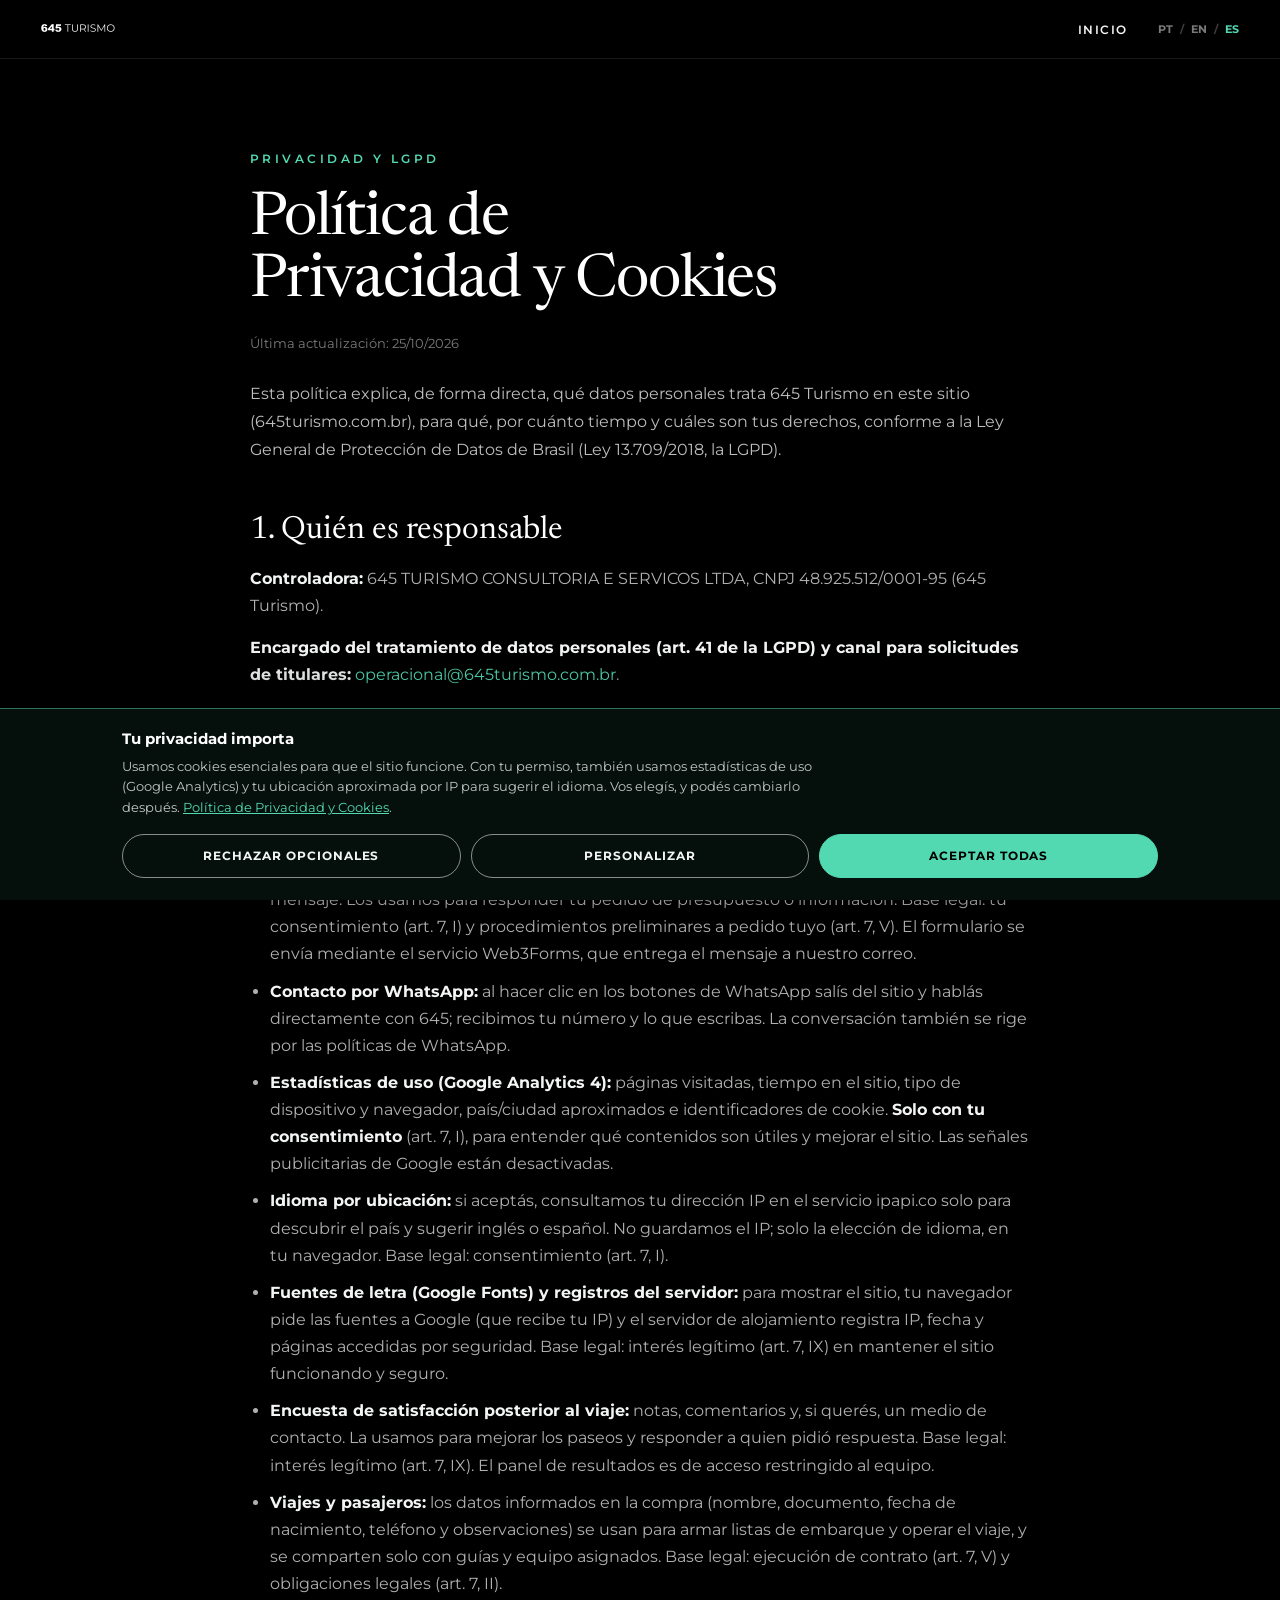
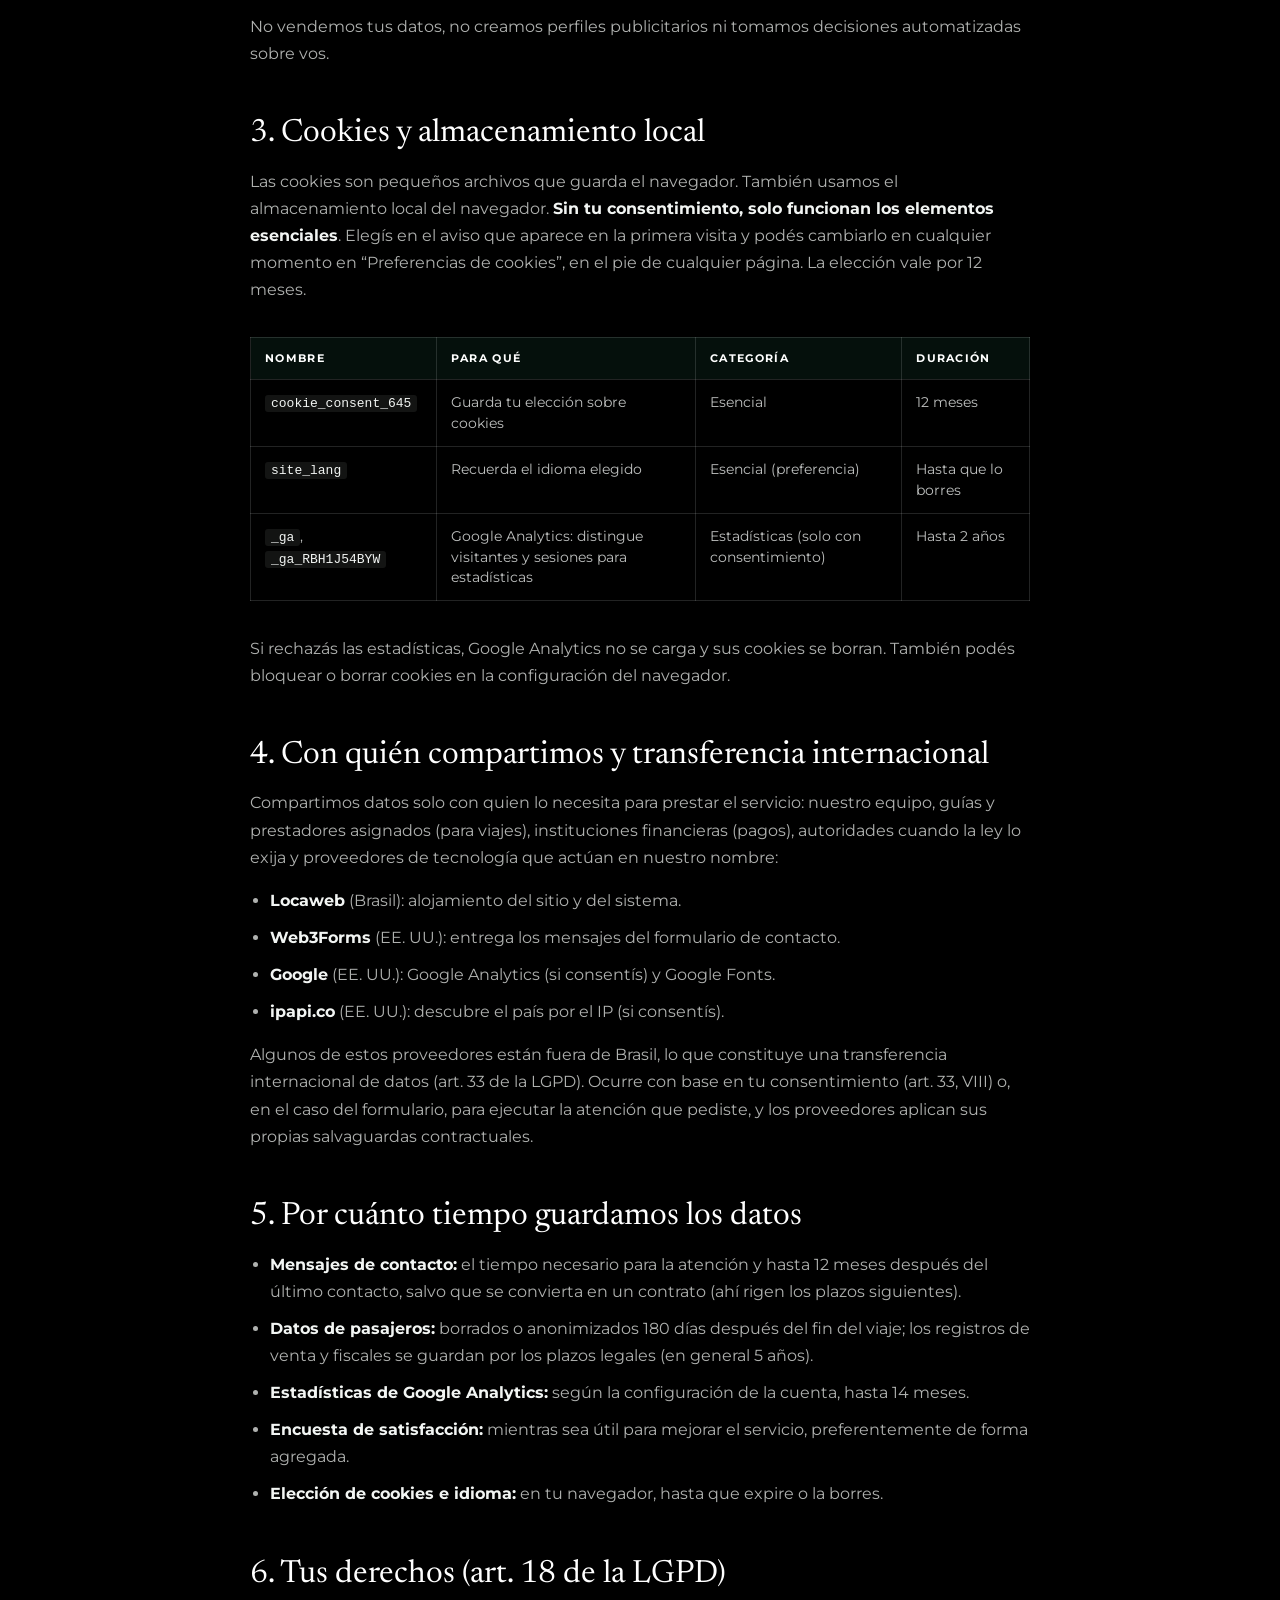
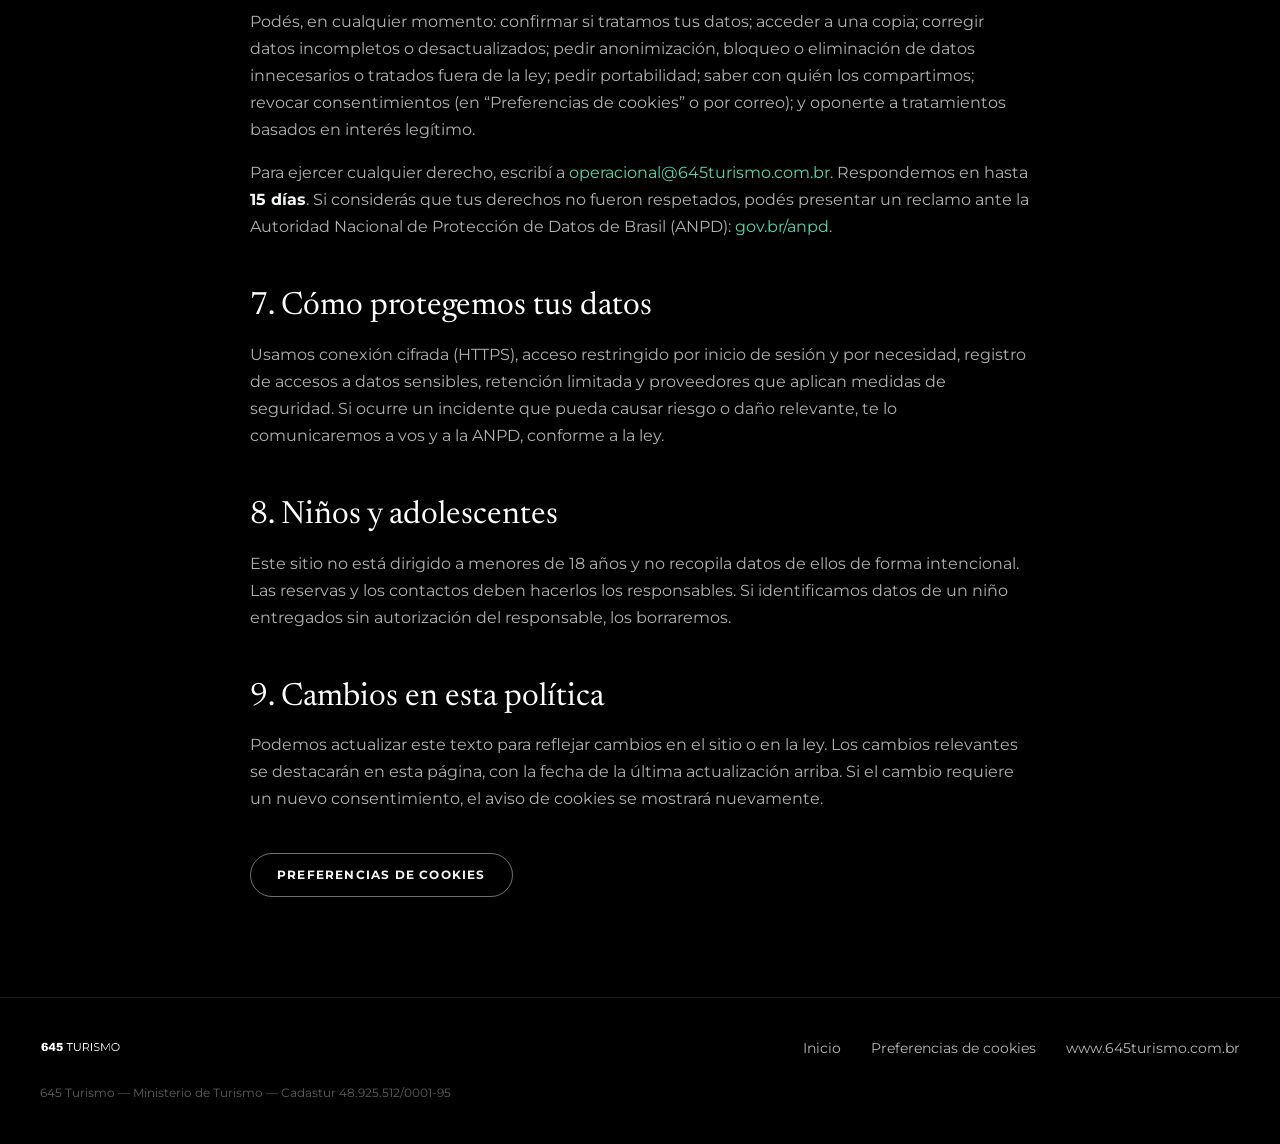
<file: es/privacidade.html>
<!DOCTYPE html>
<html lang="es">
<head>
<meta charset="utf-8">
<meta name="viewport" content="width=device-width, initial-scale=1">
<script>
(function () {
  function currentLang() {
    var p = location.pathname;
    if (p === '/en' || p.indexOf('/en/') === 0) return 'en';
    if (p === '/es' || p.indexOf('/es/') === 0) return 'es';
    return 'pt';
  }
  function pathWithLang(lang) {
    var p = location.pathname.replace(/^\/(en|es)(\/|$)/, '/');
    if (lang === 'pt') return p || '/';
    return '/' + lang + p;
  }
  var here = currentLang();
  var saved = null;
  try { saved = localStorage.getItem('site_lang'); } catch (e) {}

  function attachClickTracking() {
    document.addEventListener('click', function (e) {
      var a = e.target.closest && e.target.closest('[data-lang-link]');
      if (a) { try { localStorage.setItem('site_lang', a.getAttribute('data-lang-link')); } catch (err) {} }
    });
  }

  if (saved) { attachClickTracking(); return; }

  function finish(wanted, restore) {
    var finalLang = (here === 'pt') ? (wanted || 'pt') : here;
    try { localStorage.setItem('site_lang', finalLang); } catch (e) {}
    if (here === 'pt' && finalLang !== 'pt') {
      location.replace(pathWithLang(finalLang));
      return;
    }
    if (restore) document.documentElement.style.visibility = '';
    attachClickTracking();
  }

  var navLang = ((navigator.language || navigator.userLanguage || '') + '').toLowerCase();
  var browserWanted = navLang.indexOf('en') === 0 ? 'en' : (navLang.indexOf('es') === 0 ? 'es' : null);

  if (here !== 'pt' || browserWanted || typeof fetch !== 'function') {
    finish(browserWanted, false);
    return;
  }

  var consent = null;
  try { consent = JSON.parse(localStorage.getItem('cookie_consent_645') || 'null'); } catch (e) {}
  if (!consent || !consent.geo) { attachClickTracking(); return; }

  document.documentElement.style.visibility = 'hidden';
  var settled = false;
  var timer = setTimeout(function () { if (!settled) { settled = true; finish(null, true); } }, 1200);
  fetch('https://ipapi.co/json/').then(function (r) { return r.json(); }).then(function (data) {
    if (settled) return;
    settled = true;
    clearTimeout(timer);
    var cc = ((data && data.country_code) || '').toUpperCase();
    var ES_COUNTRIES = ['AR','MX','CO','CL','PE','VE','EC','GT','CU','BO','DO','HN','PY','SV','NI','CR','PA','UY','ES','GQ'];
    var EN_COUNTRIES = ['US','GB','CA','AU','NZ','IE'];
    var geoWanted = ES_COUNTRIES.indexOf(cc) >= 0 ? 'es' : (EN_COUNTRIES.indexOf(cc) >= 0 ? 'en' : null);
    finish(geoWanted, true);
  }).catch(function () {
    if (settled) return;
    settled = true;
    clearTimeout(timer);
    finish(null, true);
  });
})();
</script>
<script src="/consent.js" defer></script>
<title>Política de Privacidad y Cookies — 645 Turismo</title>
<meta name="description" content="Cómo 645 Turismo trata los datos personales y usa cookies en este sitio, conforme a la LGPD de Brasil (Ley 13.709/2018), y cómo ejercer tus derechos." />
<link rel="canonical" href="https://645turismo.com.br/es/privacidade" />
<link rel="alternate" hreflang="pt-BR" href="https://645turismo.com.br/privacidade" />
<link rel="alternate" hreflang="en" href="https://645turismo.com.br/en/privacidade" />
<link rel="alternate" hreflang="es" href="https://645turismo.com.br/es/privacidade" />
<link rel="alternate" hreflang="x-default" href="https://645turismo.com.br/privacidade" />
<meta property="og:type" content="website" />
<meta property="og:site_name" content="645 Turismo" />
<meta property="og:title" content="Política de Privacidad y Cookies — 645 Turismo" />
<meta property="og:description" content="Cómo 645 Turismo trata los datos personales y usa cookies en este sitio, conforme a la LGPD de Brasil (Ley 13.709/2018), y cómo ejercer tus derechos." />
<meta property="og:url" content="https://645turismo.com.br/es/privacidade" />
<meta property="og:locale" content="es_419" />
<link rel="preconnect" href="https://fonts.googleapis.com">
<link rel="preconnect" href="https://fonts.gstatic.com" crossorigin>
<link href="https://fonts.googleapis.com/css2?family=Newsreader:opsz,wght@6..72,300;6..72,400&family=Montserrat:wght@400;500;600;700&display=swap" rel="stylesheet">
<style>
  html { scroll-behavior: smooth; }
  body { margin: 0; background: #000; color: #F2F5F3; font-family: Montserrat, system-ui, sans-serif; -webkit-font-smoothing: antialiased; overflow-x: hidden; }
  * { box-sizing: border-box; }
  a { color: #53D9B2; text-decoration: none; } a:hover { color: #FADA28; }
  img { display: block; max-width: 100%; }
  header { position: sticky; top: 0; z-index: 50; display: flex; flex-wrap: wrap; align-items: center; justify-content: space-between; gap: 14px 24px; padding: 14px clamp(18px,4vw,40px); background: rgba(0,0,0,0.72); backdrop-filter: blur(16px); border-bottom: 1px solid rgba(242,245,243,0.1); }
  nav { display: flex; flex-wrap: wrap; align-items: center; gap: 10px clamp(16px,2.4vw,30px); }
  nav a.nl { font-size: 12px; font-weight: 600; letter-spacing: 0.12em; text-transform: uppercase; color: #F2F5F3; }
  nav a.nl:hover { color: #53D9B2; }
  .lang { display: flex; align-items: center; gap: 6px; font-size: 11px; font-weight: 700; letter-spacing: 0.06em; }
  .lang a { color: rgba(242,245,243,0.5); } .lang a:hover, .lang a.on { color: #53D9B2; } .lang span { color: rgba(242,245,243,0.25); }
  main { max-width: 860px; margin: 0 auto; padding: clamp(48px,7vw,90px) clamp(18px,4vw,40px) 0; }
  .eyebrow { margin: 0 0 20px; font-size: 11.5px; font-weight: 600; letter-spacing: 0.3em; text-transform: uppercase; color: #53D9B2; }
  h1 { margin: 0; font-family: Newsreader, Georgia, serif; font-weight: 400; font-size: clamp(34px,5.6vw,60px); line-height: 1.04; letter-spacing: -0.02em; color: #fff; text-wrap: balance; }
  .upd { margin: 18px 0 0; font-size: 13px; color: rgba(242,245,243,0.5); }
  .intro { margin: 26px 0 0; font-size: 16px; line-height: 1.75; color: rgba(242,245,243,0.78); }
  h2 { margin: 48px 0 14px; font-family: Newsreader, Georgia, serif; font-weight: 400; font-size: clamp(24px,3vw,32px); line-height: 1.15; color: #fff; }
  main p, main li { font-size: 15.5px; line-height: 1.75; color: rgba(242,245,243,0.72); }
  main ul { padding-left: 20px; } main li { margin: 0 0 10px; }
  main strong { color: #F2F5F3; }
  code { font-family: ui-monospace, Menlo, monospace; font-size: 13px; background: rgba(242,245,243,0.08); padding: 1px 6px; border-radius: 3px; color: #F2F5F3; }
  .tw { overflow-x: auto; }
  table.tab { width: 100%; border-collapse: collapse; margin: 18px 0; font-size: 13.5px; }
  .tab th, .tab td { text-align: left; vertical-align: top; padding: 12px 14px; border: 1px solid rgba(242,245,243,0.14); line-height: 1.55; color: rgba(242,245,243,0.78); }
  .tab th { background: #05100C; color: #fff; font-size: 11px; letter-spacing: 0.12em; text-transform: uppercase; }
  .btn { display: inline-flex; align-items: center; margin-top: 8px; padding: 14px 26px; border-radius: 999px; border: 1px solid rgba(242,245,243,0.45); background: transparent; color: #F2F5F3; font: 700 12px/1 Montserrat, system-ui, sans-serif; letter-spacing: 0.1em; text-transform: uppercase; min-height: 44px; cursor: pointer; }
  .btn:hover { border-color: #53D9B2; color: #53D9B2; }
  footer { margin-top: clamp(64px,8vw,100px); border-top: 1px solid rgba(242,245,243,0.12); padding: 34px clamp(18px,4vw,40px) 44px; }
  footer .fl { max-width: 1320px; margin: 0 auto; display: flex; flex-wrap: wrap; gap: 14px 30px; align-items: center; justify-content: space-between; }
  footer .links { display: flex; flex-wrap: wrap; gap: 14px 30px; }
  footer a { font-size: 14px; color: rgba(242,245,243,0.75); } footer a:hover { color: #53D9B2; }
  footer .small { max-width: 1320px; margin: 22px auto 0; font-size: 11.5px; color: rgba(242,245,243,0.38); }
</style>
</head>
<body>
<header>
  <a href="/es/" style="display:block"><img src="../assets/logo-branco.png" alt="645 Turismo" style="height:30px;width:auto" /></a>
  <nav>
    <a class="nl" href="/es/">Inicio</a>
    <div class="lang">
      <a href="/privacidade" data-lang-link="pt">PT</a><span>/</span>
      <a href="/en/privacidade" data-lang-link="en">EN</a><span>/</span>
      <a href="/es/privacidade" data-lang-link="es" class="on">ES</a>
    </div>
  </nav>
</header>
<main>
  <p class="eyebrow">Privacidad y LGPD</p>
  <h1>Política de Privacidad y Cookies</h1>
  <p class="upd">Última actualización: 25/10/2026</p>
  <p class="intro">Esta política explica, de forma directa, qué datos personales trata 645 Turismo en este sitio (645turismo.com.br), para qué, por cuánto tiempo y cuáles son tus derechos, conforme a la Ley General de Protección de Datos de Brasil (Ley 13.709/2018, la LGPD).</p>
<h2 id="s1">1. Quién es responsable</h2>
<p><strong>Controladora:</strong> 645 TURISMO CONSULTORIA E SERVICOS LTDA, CNPJ 48.925.512/0001-95 (645 Turismo).</p>
<p><strong>Encargado del tratamiento de datos personales (art. 41 de la LGPD) y canal para solicitudes de titulares:</strong> <a href="mailto:operacional@645turismo.com.br">operacional@645turismo.com.br</a>.</p>
<p>El Área del Prestador (sistema.645turismo.com.br), donde se registran guías y prestadores, tiene su propia política: <a href="https://sistema.645turismo.com.br/privacidade" target="_blank" rel="noopener">sistema.645turismo.com.br/privacidade</a> (en portugués).</p>
<h2 id="s2">2. Qué datos tratamos, para qué y con qué base legal</h2>
<ul>
<li><strong>Contacto por el formulario del sitio:</strong> nombre, WhatsApp/teléfono, correo, tipo de atención y mensaje. Los usamos para responder tu pedido de presupuesto o información. Base legal: tu consentimiento (art. 7, I) y procedimientos preliminares a pedido tuyo (art. 7, V). El formulario se envía mediante el servicio Web3Forms, que entrega el mensaje a nuestro correo.</li>
<li><strong>Contacto por WhatsApp:</strong> al hacer clic en los botones de WhatsApp salís del sitio y hablás directamente con 645; recibimos tu número y lo que escribas. La conversación también se rige por las políticas de WhatsApp.</li>
<li><strong>Estadísticas de uso (Google Analytics 4):</strong> páginas visitadas, tiempo en el sitio, tipo de dispositivo y navegador, país/ciudad aproximados e identificadores de cookie. <strong>Solo con tu consentimiento</strong> (art. 7, I), para entender qué contenidos son útiles y mejorar el sitio. Las señales publicitarias de Google están desactivadas.</li>
<li><strong>Idioma por ubicación:</strong> si aceptás, consultamos tu dirección IP en el servicio ipapi.co solo para descubrir el país y sugerir inglés o español. No guardamos el IP; solo la elección de idioma, en tu navegador. Base legal: consentimiento (art. 7, I).</li>
<li><strong>Fuentes de letra (Google Fonts) y registros del servidor:</strong> para mostrar el sitio, tu navegador pide las fuentes a Google (que recibe tu IP) y el servidor de alojamiento registra IP, fecha y páginas accedidas por seguridad. Base legal: interés legítimo (art. 7, IX) en mantener el sitio funcionando y seguro.</li>
<li><strong>Encuesta de satisfacción posterior al viaje:</strong> notas, comentarios y, si querés, un medio de contacto. La usamos para mejorar los paseos y responder a quien pidió respuesta. Base legal: interés legítimo (art. 7, IX). El panel de resultados es de acceso restringido al equipo.</li>
<li><strong>Viajes y pasajeros:</strong> los datos informados en la compra (nombre, documento, fecha de nacimiento, teléfono y observaciones) se usan para armar listas de embarque y operar el viaje, y se comparten solo con guías y equipo asignados. Base legal: ejecución de contrato (art. 7, V) y obligaciones legales (art. 7, II).</li>
</ul>
<p>No vendemos tus datos, no creamos perfiles publicitarios ni tomamos decisiones automatizadas sobre vos.</p>
<h2 id="cookies">3. Cookies y almacenamiento local</h2>
<p>Las cookies son pequeños archivos que guarda el navegador. También usamos el almacenamiento local del navegador. <strong>Sin tu consentimiento, solo funcionan los elementos esenciales</strong>. Elegís en el aviso que aparece en la primera visita y podés cambiarlo en cualquier momento en “Preferencias de cookies”, en el pie de cualquier página. La elección vale por 12 meses.</p>
<div class="tw"><table class="tab"><thead><tr><th>Nombre</th><th>Para qué</th><th>Categoría</th><th>Duración</th></tr></thead><tbody>
<tr><td><code>cookie_consent_645</code></td><td>Guarda tu elección sobre cookies</td><td>Esencial</td><td>12 meses</td></tr>
<tr><td><code>site_lang</code></td><td>Recuerda el idioma elegido</td><td>Esencial (preferencia)</td><td>Hasta que lo borres</td></tr>
<tr><td><code>_ga</code>, <code>_ga_RBH1J54BYW</code></td><td>Google Analytics: distingue visitantes y sesiones para estadísticas</td><td>Estadísticas (solo con consentimiento)</td><td>Hasta 2 años</td></tr>
</tbody></table></div>
<p>Si rechazás las estadísticas, Google Analytics no se carga y sus cookies se borran. También podés bloquear o borrar cookies en la configuración del navegador.</p>
<h2 id="s4">4. Con quién compartimos y transferencia internacional</h2>
<p>Compartimos datos solo con quien lo necesita para prestar el servicio: nuestro equipo, guías y prestadores asignados (para viajes), instituciones financieras (pagos), autoridades cuando la ley lo exija y proveedores de tecnología que actúan en nuestro nombre:</p>
<ul>
<li><strong>Locaweb</strong> (Brasil): alojamiento del sitio y del sistema.</li>
<li><strong>Web3Forms</strong> (EE. UU.): entrega los mensajes del formulario de contacto.</li>
<li><strong>Google</strong> (EE. UU.): Google Analytics (si consentís) y Google Fonts.</li>
<li><strong>ipapi.co</strong> (EE. UU.): descubre el país por el IP (si consentís).</li>
</ul>
<p>Algunos de estos proveedores están fuera de Brasil, lo que constituye una transferencia internacional de datos (art. 33 de la LGPD). Ocurre con base en tu consentimiento (art. 33, VIII) o, en el caso del formulario, para ejecutar la atención que pediste, y los proveedores aplican sus propias salvaguardas contractuales.</p>
<h2 id="s5">5. Por cuánto tiempo guardamos los datos</h2>
<ul>
<li><strong>Mensajes de contacto:</strong> el tiempo necesario para la atención y hasta 12 meses después del último contacto, salvo que se convierta en un contrato (ahí rigen los plazos siguientes).</li>
<li><strong>Datos de pasajeros:</strong> borrados o anonimizados 180 días después del fin del viaje; los registros de venta y fiscales se guardan por los plazos legales (en general 5 años).</li>
<li><strong>Estadísticas de Google Analytics:</strong> según la configuración de la cuenta, hasta 14 meses.</li>
<li><strong>Encuesta de satisfacción:</strong> mientras sea útil para mejorar el servicio, preferentemente de forma agregada.</li>
<li><strong>Elección de cookies e idioma:</strong> en tu navegador, hasta que expire o la borres.</li>
</ul>
<h2 id="s6">6. Tus derechos (art. 18 de la LGPD)</h2>
<p>Podés, en cualquier momento: confirmar si tratamos tus datos; acceder a una copia; corregir datos incompletos o desactualizados; pedir anonimización, bloqueo o eliminación de datos innecesarios o tratados fuera de la ley; pedir portabilidad; saber con quién los compartimos; revocar consentimientos (en “Preferencias de cookies” o por correo); y oponerte a tratamientos basados en interés legítimo.</p>
<p>Para ejercer cualquier derecho, escribí a <a href="mailto:operacional@645turismo.com.br">operacional@645turismo.com.br</a>. Respondemos en hasta <strong>15 días</strong>. Si considerás que tus derechos no fueron respetados, podés presentar un reclamo ante la Autoridad Nacional de Protección de Datos de Brasil (ANPD): <a href="https://www.gov.br/anpd" target="_blank" rel="noopener">gov.br/anpd</a>.</p>
<h2 id="s7">7. Cómo protegemos tus datos</h2>
<p>Usamos conexión cifrada (HTTPS), acceso restringido por inicio de sesión y por necesidad, registro de accesos a datos sensibles, retención limitada y proveedores que aplican medidas de seguridad. Si ocurre un incidente que pueda causar riesgo o daño relevante, te lo comunicaremos a vos y a la ANPD, conforme a la ley.</p>
<h2 id="s8">8. Niños y adolescentes</h2>
<p>Este sitio no está dirigido a menores de 18 años y no recopila datos de ellos de forma intencional. Las reservas y los contactos deben hacerlos los responsables. Si identificamos datos de un niño entregados sin autorización del responsable, los borraremos.</p>
<h2 id="s9">9. Cambios en esta política</h2>
<p>Podemos actualizar este texto para reflejar cambios en el sitio o en la ley. Los cambios relevantes se destacarán en esta página, con la fecha de la última actualización arriba. Si el cambio requiere un nuevo consentimiento, el aviso de cookies se mostrará nuevamente.</p>
  <p style="margin-top:32px"><button type="button" class="btn" data-cookie-prefs>Preferencias de cookies</button></p>
</main>
<footer>
  <div class="fl">
    <a href="/es/" style="display:block"><img src="../assets/logo-branco.png" alt="645 Turismo" style="height:32px;width:auto" /></a>
    <div class="links">
      <a href="/es/">Inicio</a>
      <a href="#" data-cookie-prefs>Preferencias de cookies</a>
      <span style="font-size:14px;color:rgba(242,245,243,0.75)">www.645turismo.com.br</span>
    </div>
  </div>
  <p class="small">645 Turismo — Ministerio de Turismo — Cadastur 48.925.512/0001-95</p>
</footer>
</body>
</html>
</file>
